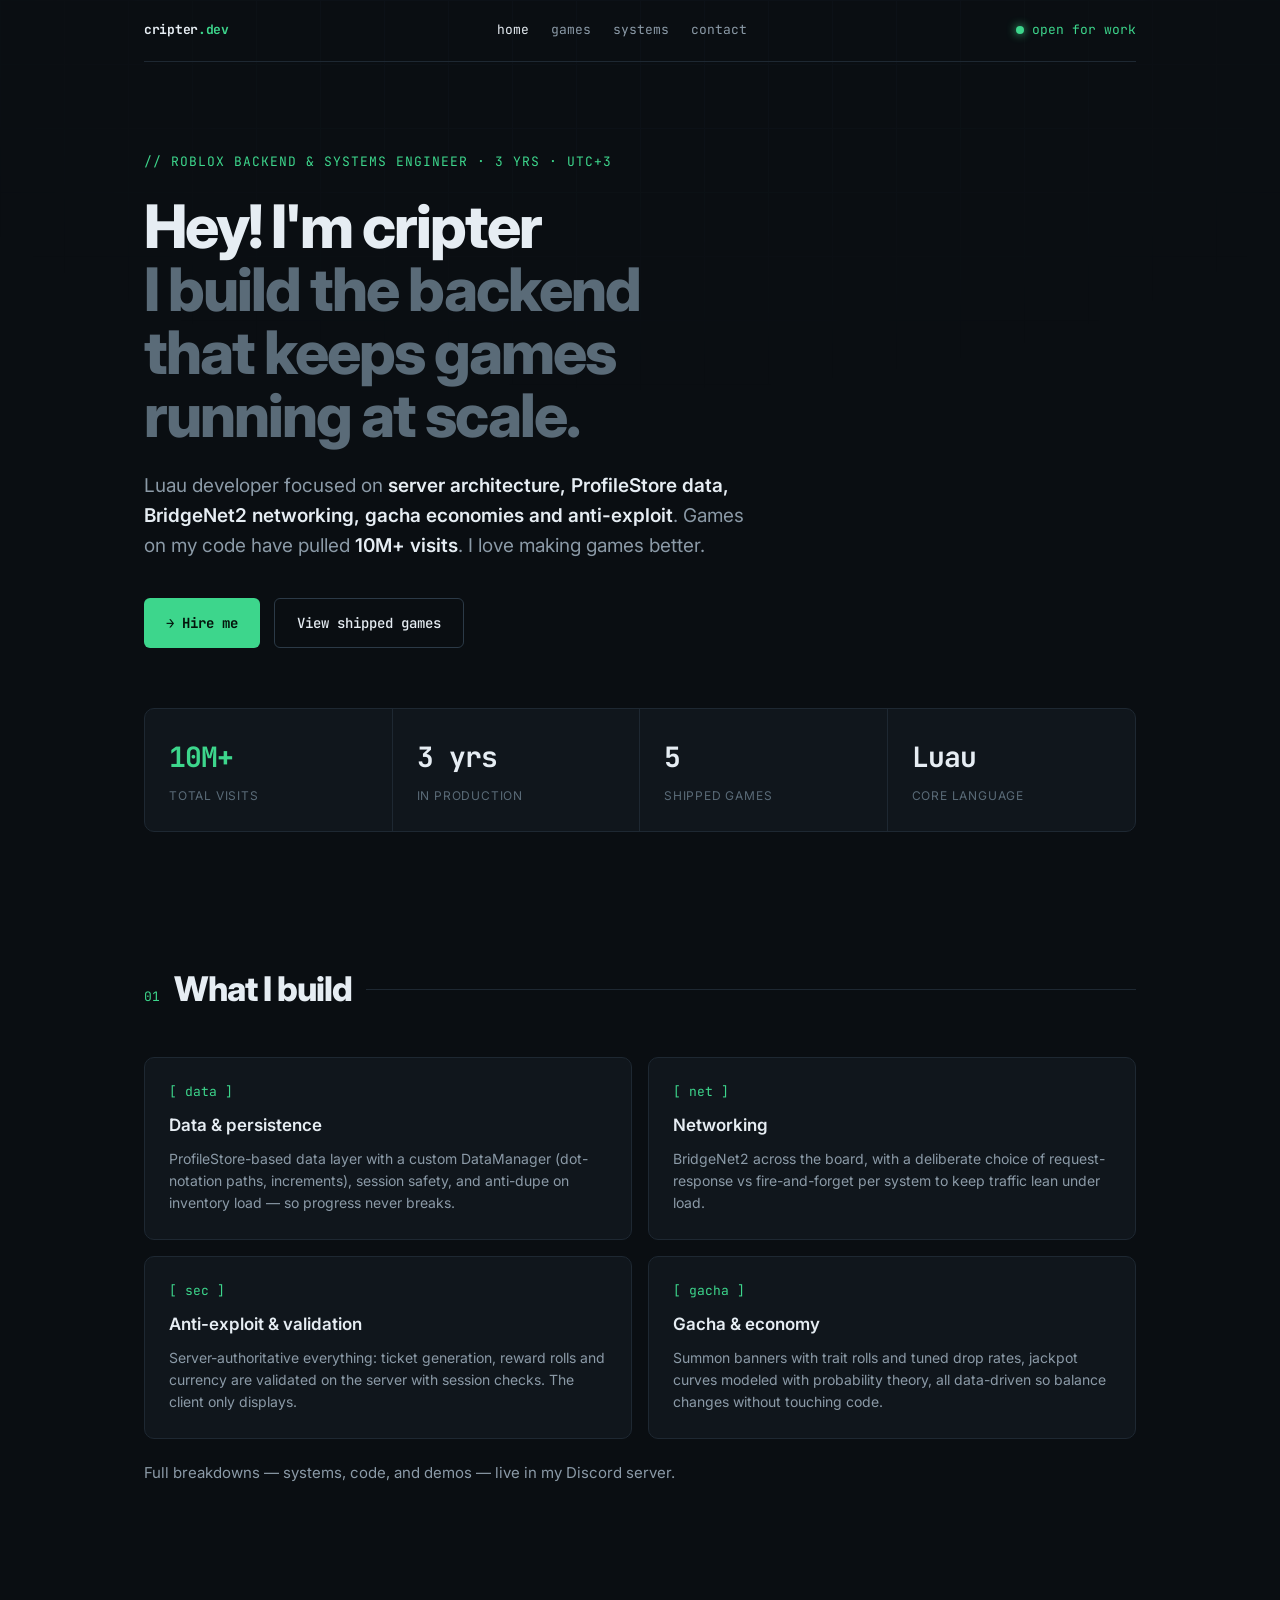
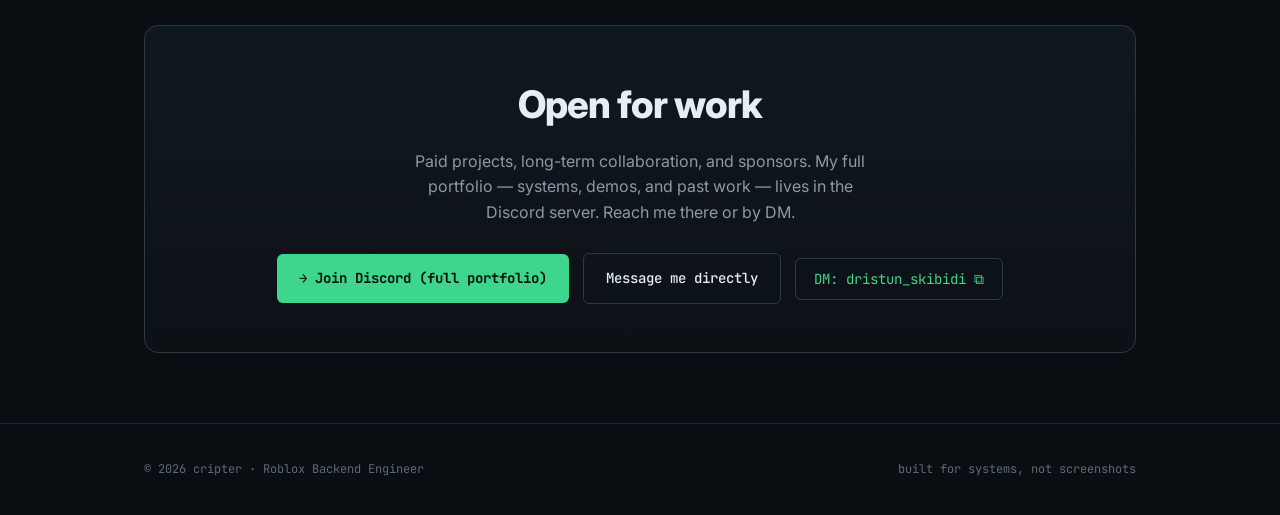
<file: index.html>
<!DOCTYPE html>
<html lang="en">
<head>
<meta charset="UTF-8">
<meta name="viewport" content="width=device-width, initial-scale=1.0">
<title>cripter — Roblox Backend Engineer</title>
<meta name="description" content="cripter — Roblox backend & systems engineer. 3 years, 10M+ visits. Open for work.">
<link rel="stylesheet" href="assets/style.css">
</head>
<body>

<div class="wrap">
  <div class="topbar">
    <a href="index.html" class="brand">cripter<span>.dev</span></a>
    <nav>
      <a href="index.html" class="active">home</a>
      <a href="games.html">games</a>
      <a href="#systems">systems</a>
      <a href="#contact">contact</a>
    </nav>
    <div class="status"><span class="dot"></span>open for work</div>
  </div>

  <section class="hero">
    <div class="eyebrow">// ROBLOX BACKEND &amp; SYSTEMS ENGINEER · 3 YRS · UTC+3 </div>
    <h1>Hey! I'm cripter <br><span class="muted"> I build the backend<br>that keeps games<br>running at scale.</span></h1>
    <p class="lead">
      Luau developer focused on <b>server architecture, ProfileStore data, BridgeNet2 networking, gacha economies and anti-exploit</b>.
      Games on my code have pulled <b>10M+ visits</b>. I love making games better.
    </p>
    <div class="cta-row">
      <a href="#contact" class="btn btn-primary">→ Hire me</a>
      <a href="games.html" class="btn btn-ghost">View shipped games</a>
    </div>

    <div class="stats">
      <div class="stat"><div class="num"><b>10M+</b></div><div class="label">total visits</div></div>
      <div class="stat"><div class="num">3 yrs</div><div class="label">in production</div></div>
      <div class="stat"><div class="num" id="gameCount">—</div><div class="label">shipped games</div></div>
      <div class="stat"><div class="num">Luau</div><div class="label">core language</div></div>
    </div>
  </section>

  <section class="section" id="systems">
    <div class="sec-head"><span class="idx">01</span><h2>What I build</h2><span class="rule"></span></div>
    <div class="sys-grid" id="sysPreview"></div>
    <p style="color:var(--text-dim);margin-top:22px;font-size:15px">
      Full breakdowns — systems, code, and demos — live in my Discord server.
    </p>
  </section>

  <section class="section" id="contact">
    <div class="contact">
      <h2>Open for work</h2>
      <p>Paid projects, long-term collaboration, and sponsors. My full portfolio — systems, demos, and past work — lives in the Discord server. Reach me there or by DM.</p>
      <div class="links" id="contactLinks">
        <button class="discord-tag" id="copyDiscord" title="Click to copy">DM: dristun_skibidi ⧉</button>
      </div>
    </div>
  </section>
</div>

<footer><div class="wrap">
  <span>© 2026 cripter · Roblox Backend Engineer</span>
  <span>built for systems, not screenshots</span>
</div></footer>

<script src="data/games.js"></script>
<script>
  document.getElementById('gameCount').textContent =
    GAMES.filter(g => g.status === 'live').length;

  const sp = document.getElementById('sysPreview');
  SYSTEMS.slice(0,4).forEach(s=>{
    const d=document.createElement('div');d.className='sys';
    d.innerHTML='<div class="h">[ '+s.code+' ]</div><h4>'+s.title+'</h4><p>'+s.desc+'</p>';
    sp.appendChild(d);
  });

  const links = document.getElementById('contactLinks');

  // 1) server invite — the reliable primary button
  if (PROFILE.discordServer) {
    const a=document.createElement('a');
    a.href=PROFILE.discordServer; a.target="_blank"; a.rel="noopener";
    a.className="btn btn-primary"; a.textContent="→ Join Discord (full portfolio)";
    links.prepend(a);
  }

  // 2) optional direct DM link (needs numeric user id + open DMs)
  if (PROFILE.discordUserId) {
    const dm=document.createElement('a');
    dm.href="https://discord.com/users/"+PROFILE.discordUserId;
    dm.target="_blank"; dm.rel="noopener";
    dm.className="btn btn-ghost"; dm.textContent="Message me directly";
    // place after the server button, before the copy chip
    links.insertBefore(dm, document.getElementById('copyDiscord'));
  }

  // 3) copy-username chip
  const copyBtn = document.getElementById('copyDiscord');
  copyBtn.addEventListener('click', () => {
    navigator.clipboard.writeText(PROFILE.discord).then(()=>{
      const old = copyBtn.textContent;
      copyBtn.textContent = "Copied ✓";
      setTimeout(()=>{ copyBtn.textContent = old; }, 1500);
    }).catch(()=>{});
  });
</script>
</body>
</html>
</file>
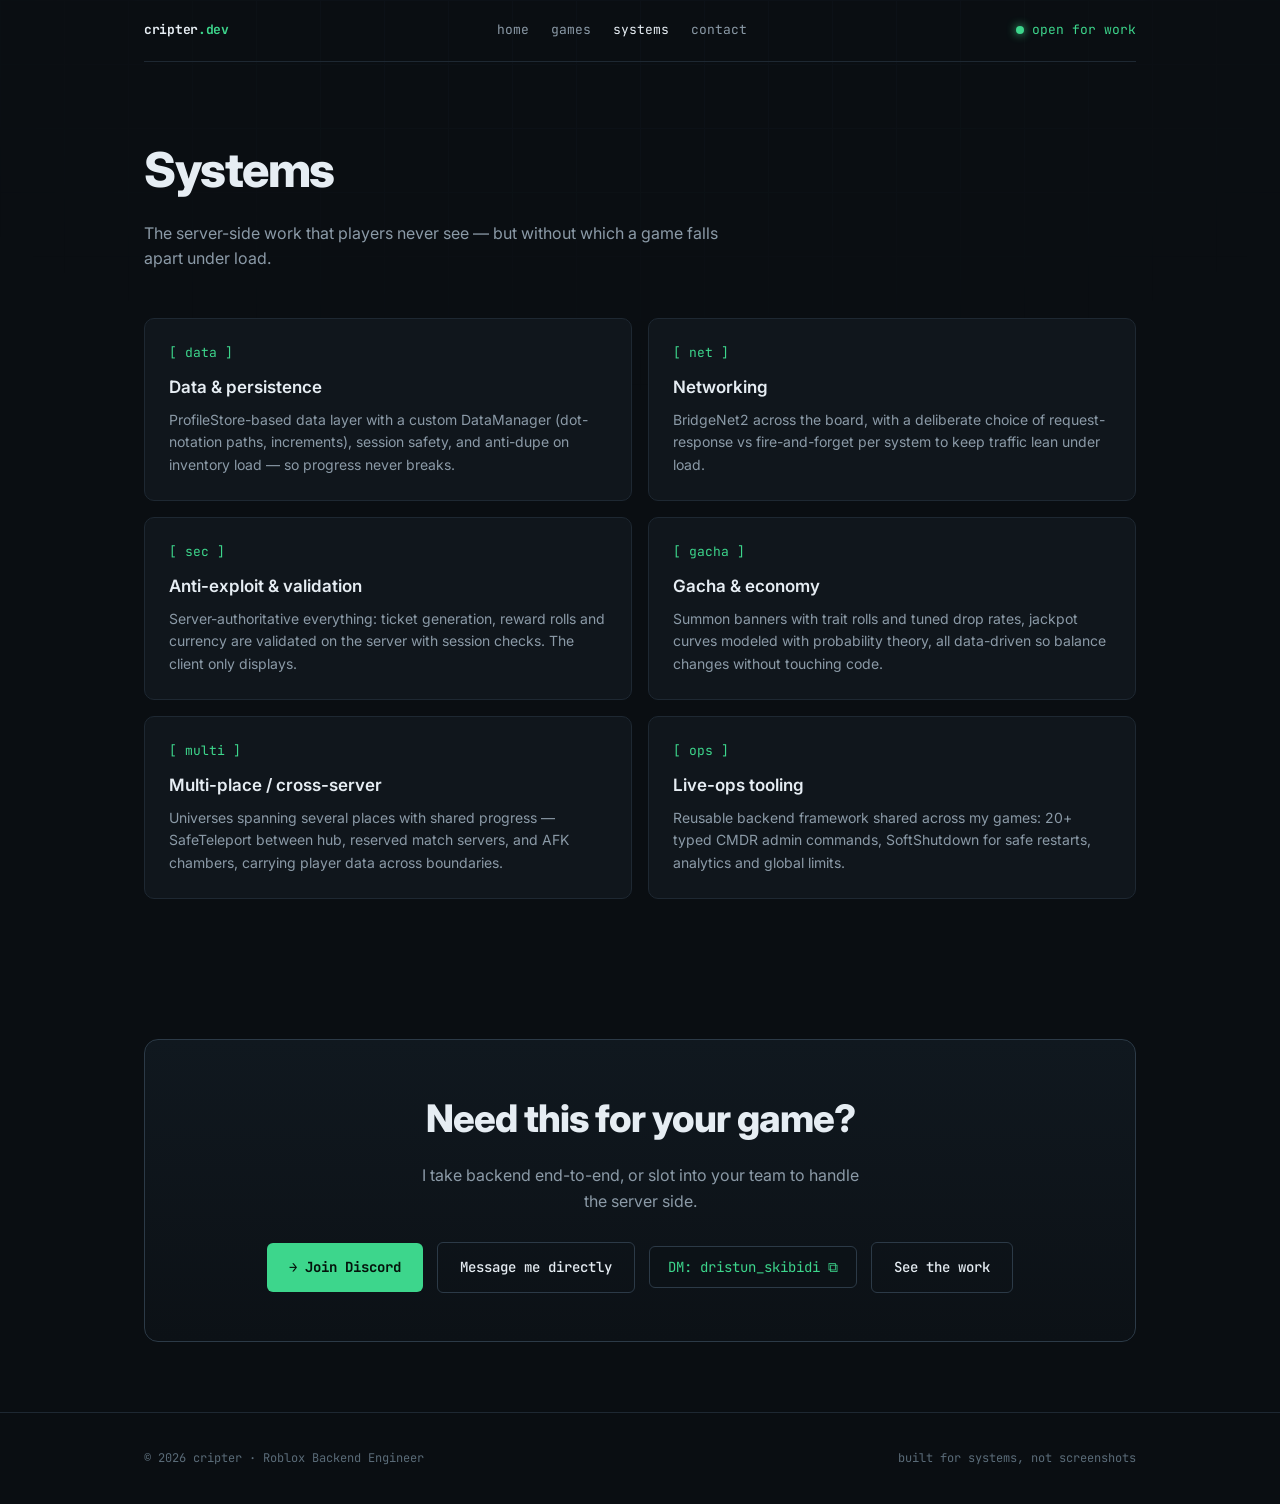
<file: systems.html>
<!DOCTYPE html>
<html lang="en">
<head>
<meta charset="UTF-8">
<meta name="viewport" content="width=device-width, initial-scale=1.0">
<title>Systems — cripter</title>
<meta name="description" content="Backend systems cripter builds for Roblox games.">
<link rel="stylesheet" href="assets/style.css">
</head>
<body>

<div class="wrap">
  <div class="topbar">
    <a href="index.html" class="brand">cripter<span>.dev</span></a>
    <nav>
      <a href="index.html">home</a>
      <a href="games.html">games</a>
      <a href="systems.html" class="active">systems</a>
      <a href="index.html#contact">contact</a>
    </nav>
    <div class="status"><span class="dot"></span>open for work</div>
  </div>

  <section class="page-title">
    <h1>Systems</h1>
    <p>The server-side work that players never see — but without which a game falls apart under load.</p>
  </section>

  <section class="section" style="padding-top:36px">
    <div class="sys-grid" id="sysGrid"></div>
  </section>

  <section class="section">
    <div class="contact">
      <h2>Need this for your game?</h2>
      <p>I take backend end-to-end, or slot into your team to handle the server side.</p>
      <div class="links" id="contactLinks">
        <button class="discord-tag" id="copyDiscord" title="Click to copy">DM: dristun_skibidi ⧉</button>
        <a href="games.html" class="btn btn-ghost">See the work</a>
      </div>
    </div>
  </section>
</div>

<footer><div class="wrap">
  <span>© 2026 cripter · Roblox Backend Engineer</span>
  <span>built for systems, not screenshots</span>
</div></footer>

<script src="data/games.js"></script>
<script>
  const sg = document.getElementById('sysGrid');
  SYSTEMS.forEach(s=>{
    const d=document.createElement('div');d.className='sys';
    d.innerHTML='<div class="h">[ '+s.code+' ]</div><h4>'+s.title+'</h4><p>'+s.desc+'</p>';
    sg.appendChild(d);
  });

  const links = document.getElementById('contactLinks');
  if (PROFILE.discordServer) {
    const a=document.createElement('a');
    a.href=PROFILE.discordServer; a.target="_blank"; a.rel="noopener";
    a.className="btn btn-primary"; a.textContent="→ Join Discord";
    links.prepend(a);
  }
  if (PROFILE.discordUserId) {
    const dm=document.createElement('a');
    dm.href="https://discord.com/users/"+PROFILE.discordUserId;
    dm.target="_blank"; dm.rel="noopener";
    dm.className="btn btn-ghost"; dm.textContent="Message me directly";
    links.insertBefore(dm, document.getElementById('copyDiscord'));
  }
  const copyBtn = document.getElementById('copyDiscord');
  copyBtn.addEventListener('click', () => {
    navigator.clipboard.writeText(PROFILE.discord).then(()=>{
      const old = copyBtn.textContent;
      copyBtn.textContent = "Copied ✓";
      setTimeout(()=>{ copyBtn.textContent = old; }, 1500);
    }).catch(()=>{});
  });
</script>
</body>
</html>
</file>
<file: assets/style.css>
@import url('https://fonts.googleapis.com/css2?family=JetBrains+Mono:wght@400;500;700&family=Inter:wght@400;500;600;800&display=swap');

:root{
  --bg:#0a0e12;
  --bg-panel:#10161c;
  --line:#1e2832;
  --line-bright:#2c3a47;
  --text:#e6edf3;
  --text-dim:#8b9aa7;
  --text-faint:#5a6b78;
  --accent:#3dd68c;
  --mono:'JetBrains Mono', ui-monospace, monospace;
  --sans:'Inter', system-ui, sans-serif;
}
*{margin:0;padding:0;box-sizing:border-box}
html{scroll-behavior:smooth}
body{
  background:var(--bg);color:var(--text);font-family:var(--sans);
  line-height:1.6;-webkit-font-smoothing:antialiased;overflow-x:hidden;
  min-height:100vh;display:flex;flex-direction:column;
}
body::before{
  content:"";position:fixed;inset:0;
  background-image:linear-gradient(var(--line) 1px,transparent 1px),linear-gradient(90deg,var(--line) 1px,transparent 1px);
  background-size:64px 64px;opacity:.16;z-index:0;pointer-events:none;
  mask-image:radial-gradient(ellipse 80% 55% at 50% 0%,#000 30%,transparent 80%);
}
.wrap{max-width:1040px;margin:0 auto;padding:0 24px;position:relative;z-index:1;width:100%}

/* nav */
.topbar{display:flex;align-items:center;justify-content:space-between;padding:20px 0;border-bottom:1px solid var(--line);font-family:var(--mono);font-size:13px}
.topbar .brand{color:var(--text);font-weight:700;letter-spacing:-.3px;text-decoration:none}
.topbar .brand span{color:var(--accent)}
.topbar nav{display:flex;gap:22px}
.topbar nav a{color:var(--text-dim);text-decoration:none;transition:color .15s}
.topbar nav a:hover,.topbar nav a.active{color:var(--text)}
.status{display:flex;align-items:center;gap:8px;color:var(--accent)}
.dot{width:8px;height:8px;border-radius:50%;background:var(--accent);box-shadow:0 0 10px var(--accent);animation:pulse 2s infinite}
@keyframes pulse{0%,100%{opacity:1}50%{opacity:.4}}

/* buttons */
.btn{font-family:var(--mono);font-size:14px;font-weight:500;padding:13px 22px;border-radius:6px;text-decoration:none;display:inline-flex;align-items:center;gap:9px;transition:.18s;cursor:pointer;border:none}
.btn-primary{background:var(--accent);color:#04130b;font-weight:700}
.btn-primary:hover{box-shadow:0 0 24px rgba(61,214,140,.4);transform:translateY(-1px)}
.btn-ghost{border:1px solid var(--line-bright);color:var(--text);background:transparent}
.btn-ghost:hover{border-color:var(--accent);color:var(--accent)}
.btn-sm{padding:9px 15px;font-size:13px}

/* hero */
.hero{padding:90px 0 60px}
.eyebrow{font-family:var(--mono);font-size:13px;color:var(--accent);letter-spacing:1px;margin-bottom:22px}
.hero h1{font-size:clamp(34px,6vw,60px);line-height:1.05;font-weight:800;letter-spacing:-2px;margin-bottom:24px}
.hero h1 .muted{color:var(--text-faint)}
.hero p.lead{font-size:clamp(16px,2vw,19px);color:var(--text-dim);max-width:600px;margin-bottom:36px}
.hero p.lead b{color:var(--text);font-weight:600}
.cta-row{display:flex;gap:14px;flex-wrap:wrap}

/* stat strip */
.stats{display:grid;grid-template-columns:repeat(4,1fr);border:1px solid var(--line);border-radius:10px;background:var(--bg-panel);overflow:hidden;margin-top:60px}
.stat{padding:26px 24px;border-right:1px solid var(--line)}
.stat:last-child{border-right:none}
.stat .num{font-family:var(--mono);font-size:28px;font-weight:700;letter-spacing:-1px}
.stat .num b{color:var(--accent)}
.stat .label{font-size:12px;color:var(--text-faint);text-transform:uppercase;letter-spacing:.8px;margin-top:6px}

/* section */
.section{padding:70px 0}
.sec-head{display:flex;align-items:baseline;gap:14px;margin-bottom:40px}
.sec-head .idx{font-family:var(--mono);font-size:13px;color:var(--accent)}
.sec-head h2{font-size:clamp(24px,3.4vw,34px);font-weight:800;letter-spacing:-1px}
.sec-head .rule{flex:1;height:1px;background:var(--line);align-self:center}
.page-title{padding:70px 0 10px}
.page-title h1{font-size:clamp(30px,5vw,48px);font-weight:800;letter-spacing:-1.5px}
.page-title p{color:var(--text-dim);margin-top:12px;max-width:600px}

/* game cards */
.game-grid{display:grid;grid-template-columns:repeat(2,1fr);gap:18px}
.game{border:1px solid var(--line);border-radius:12px;background:var(--bg-panel);overflow:hidden;transition:border-color .2s;display:flex;flex-direction:column}
.game:hover{border-color:var(--line-bright)}
.game .cover{position:relative;width:100%;aspect-ratio:16/9;background:#0c1217;border-bottom:1px solid var(--line);overflow:hidden}
.game .cover img{width:100%;height:100%;object-fit:contain;display:block}
.game .cover .ph{position:absolute;inset:0;display:flex;align-items:center;justify-content:center;font-family:var(--mono);color:var(--text-faint);font-size:12px;letter-spacing:1px}
.game .cover .live-tag{position:absolute;top:12px;left:12px;font-family:var(--mono);font-size:11px;padding:5px 11px;border-radius:20px;background:rgba(10,14,18,.82);backdrop-filter:blur(4px);border:1px solid var(--line-bright)}
.game .cover .live-tag.live{color:var(--accent)}
.game .cover .live-tag.indev{color:#ffb454}
.game .cover .live-tag.delisted{color:var(--text-faint)}
.game .body{padding:24px;display:flex;flex-direction:column;flex:1}
.game h3{font-size:19px;font-weight:700;letter-spacing:-.4px;line-height:1.2}
.game .g-tagline{font-size:13px;color:var(--text-faint);margin-top:3px}
.game .g-role{font-family:var(--mono);font-size:12px;color:var(--accent);margin:10px 0 12px}
.game p.desc{font-size:14px;color:var(--text-dim);margin-bottom:16px;flex:1}
.g-stats{display:flex;gap:26px;margin-bottom:16px}
.g-stats .v{font-family:var(--mono);font-size:20px;font-weight:700}
.g-stats .v .live-dot{display:inline-block;width:7px;height:7px;border-radius:50%;background:var(--accent);box-shadow:0 0 8px var(--accent);margin-right:6px;vertical-align:middle;animation:pulse 2s infinite}
.g-stats .k{font-size:10px;color:var(--text-faint);text-transform:uppercase;letter-spacing:.6px}
.tags{display:flex;gap:7px;flex-wrap:wrap;margin-bottom:16px}
.tag{font-family:var(--mono);font-size:11px;color:var(--text-dim);background:#0c1217;border:1px solid var(--line);padding:4px 9px;border-radius:5px}
.g-foot{display:flex;gap:10px;align-items:center;margin-top:auto}
.chart-box{margin-top:18px;padding-top:18px;border-top:1px solid var(--line)}
.chart-box .ch-label{font-family:var(--mono);font-size:11px;color:var(--text-faint);text-transform:uppercase;letter-spacing:.6px;margin-bottom:10px}
.chart-canvas-wrap{position:relative;height:160px;width:100%}
.chart-canvas-wrap canvas{position:absolute;inset:0}
.chart-empty{font-family:var(--mono);font-size:12px;color:var(--text-faint);padding:14px;border:1px dashed var(--line);border-radius:8px;text-align:center}

/* metric plates */
.metrics{display:flex;flex-wrap:wrap;gap:8px;margin-bottom:16px}
.metric{border:1px solid var(--line);background:#0c1217;border-radius:8px;padding:9px 13px;min-width:78px}
.metric .mv{font-family:var(--mono);font-size:16px;font-weight:700;color:var(--accent)}
.metric .ml{font-size:10px;color:var(--text-faint);text-transform:uppercase;letter-spacing:.5px;margin-top:2px}

/* csv loader */
.chart-head{display:flex;justify-content:space-between;align-items:center;margin-bottom:10px}
.csv-btn{font-family:var(--mono);font-size:11px;color:var(--text-dim);background:transparent;border:1px solid var(--line);padding:4px 10px;border-radius:5px;cursor:pointer;transition:.15s}
.csv-btn:hover{border-color:var(--accent);color:var(--accent)}
.chart-box.drag{border-radius:8px;outline:2px dashed var(--accent);outline-offset:4px}
.csv-note{font-family:var(--mono);font-size:10px;color:var(--text-faint);margin-top:8px}

/* systems */
.sys-grid{display:grid;grid-template-columns:repeat(2,1fr);gap:16px}
.sys{border:1px solid var(--line);border-radius:10px;background:var(--bg-panel);padding:24px}
.sys .h{font-family:var(--mono);font-size:13px;color:var(--accent);margin-bottom:10px}
.sys h4{font-size:17px;font-weight:600;margin-bottom:8px}
.sys p{font-size:14px;color:var(--text-dim)}

/* contact block */
.contact{border:1px solid var(--line-bright);border-radius:14px;background:linear-gradient(180deg,#10181f,#0c1116);padding:48px;text-align:center}
.contact h2{font-size:clamp(26px,4vw,38px);font-weight:800;letter-spacing:-1px;margin-bottom:14px}
.contact p{color:var(--text-dim);max-width:460px;margin:0 auto 28px}
.contact .links{display:flex;gap:14px;justify-content:center;flex-wrap:wrap;align-items:center}
.discord-tag{font-family:var(--mono);font-size:14px;color:var(--accent);background:#0c1217;border:1px solid var(--line-bright);padding:11px 18px;border-radius:6px;cursor:pointer;transition:.15s}
button.discord-tag:hover{border-color:var(--accent)}

footer{margin-top:auto;padding:36px 0;border-top:1px solid var(--line);font-family:var(--mono);font-size:12px;color:var(--text-faint)}
footer .wrap{display:flex;justify-content:space-between;flex-wrap:wrap;gap:10px}

@media(max-width:760px){
  .stats{grid-template-columns:repeat(2,1fr)}
  .stat:nth-child(2){border-right:none}
  .stat:nth-child(1),.stat:nth-child(2){border-bottom:1px solid var(--line)}
  .game-grid,.sys-grid{grid-template-columns:1fr}
  .topbar nav{gap:14px}
  .topbar .brand{display:none}
  .contact{padding:34px 22px}
}
@media(prefers-reduced-motion:reduce){*{animation:none!important;transition:none!important}}
</file>
